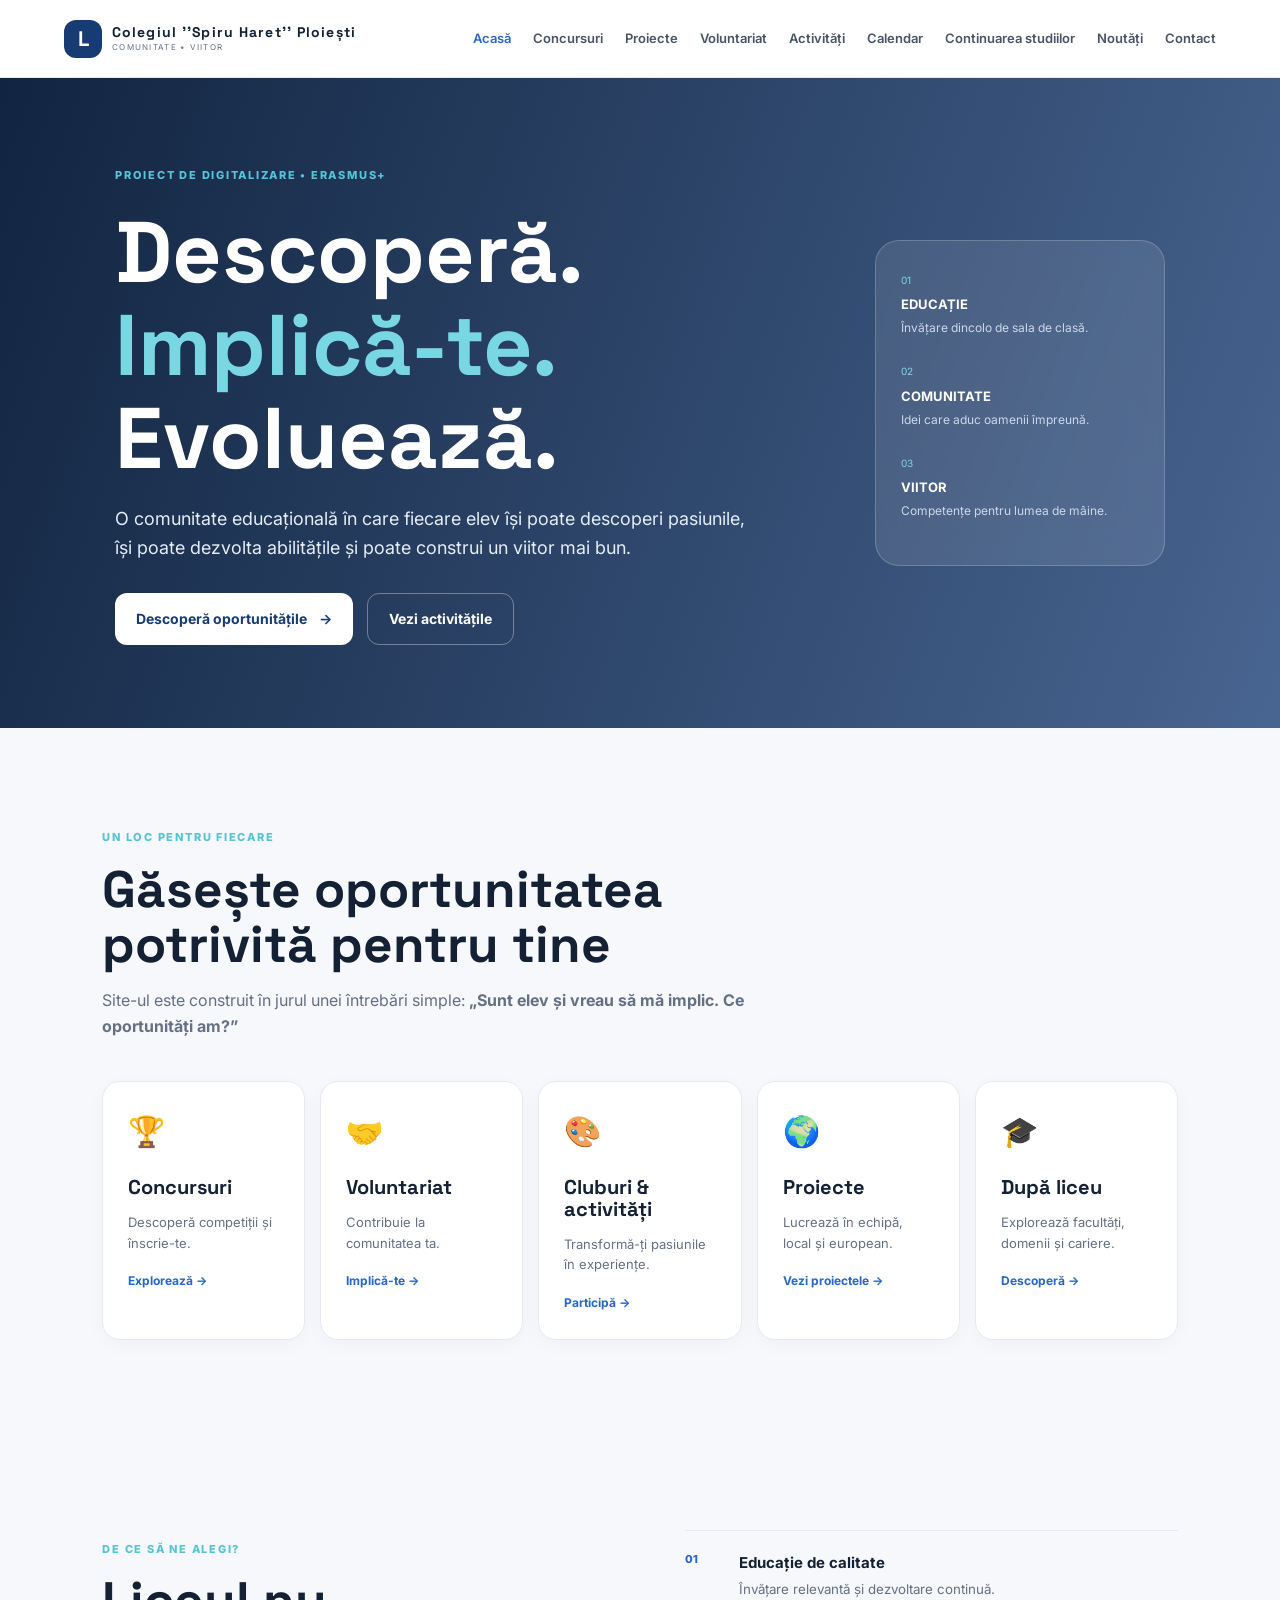
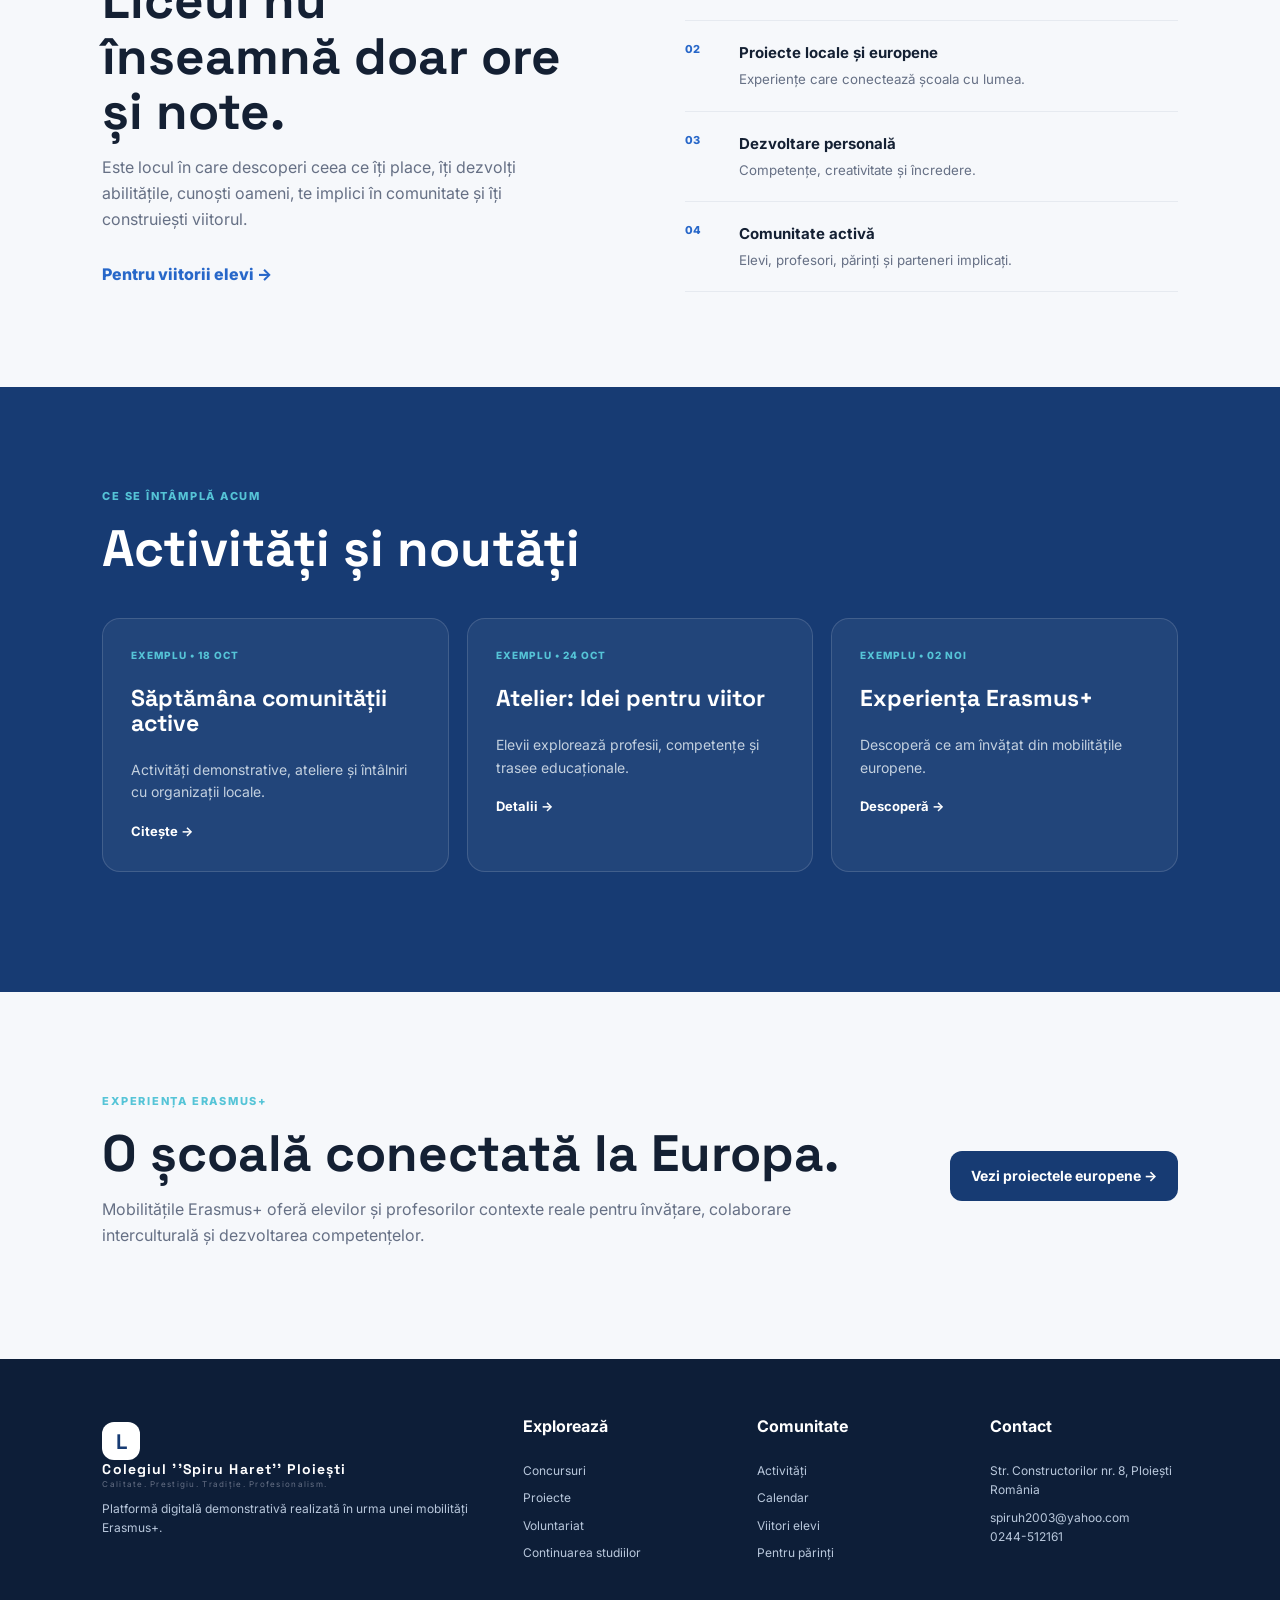
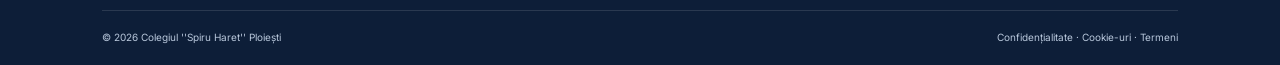
<file: index.html>
<!doctype html>
<html lang="ro">
<head>
  <meta charset="utf-8">
  <meta name="viewport" content="width=device-width, initial-scale=1">
  <meta name="description" content="Platformă digitală demonstrativă pentru un liceu din România, realizată în cadrul unui proiect Erasmus+.">
  <meta name="theme-color" content="#173b73">
  <title>Liceul nostru — Descoperă. Implică-te. Evoluează.</title>
  <link rel="preconnect" href="https://fonts.googleapis.com">
  <link rel="preconnect" href="https://fonts.gstatic.com" crossorigin>
  <link href="https://fonts.googleapis.com/css2?family=Inter:wght@400;500;600;700;800&family=Space+Grotesk:wght@500;600;700&display=swap" rel="stylesheet">
  <link rel="stylesheet" href="assets/css/style.css">
</head>
<body>
<header class="site-header">
  <a class="brand" href="index.html" aria-label="Pagina principală">
    <span class="brand-mark">L</span><span><strong>Colegiul ''Spiru Haret'' Ploiești</strong><small>COMUNITATE • VIITOR</small></span>
  </a>
  <button class="menu-toggle" aria-label="Deschide meniul" aria-expanded="false">☰</button>
  <nav class="main-nav">
    <a class="active" href="index.html">Acasă</a>
    <a href="concursuri.html">Concursuri</a>
    <a href=proiecte.html>Proiecte</a>
    <a href=voluntariat.html">Voluntariat</a>
    <a href=activitati.html>Activități</a>
    <a href=calendar.html>Calendar</a>
    <a href=studii.html>Continuarea studiilor</a>
    <a href=noutati.html>Noutăți</a>
    <a href=contact.html>Contact</a>
  </nav>
</header>

<main>
<section class="hero">
  <div class="hero-content">
    <span class="eyebrow">PROIECT DE DIGITALIZARE • ERASMUS+</span>
    <h1>Descoperă.<br><span>Implică-te.</span><br>Evoluează.</h1>
    <p>O comunitate educațională în care fiecare elev își poate descoperi pasiunile, își poate dezvolta abilitățile și poate construi un viitor mai bun.</p>
    <div class="hero-actions">
      <a class="btn btn-primary" href="#oportunitati">Descoperă oportunitățile <span>→</span></a>
      <a class="btn btn-ghost" href="activitati.html">Vezi activitățile</a>
    </div>
  </div>
  <div class="hero-card">
    <span>01</span><strong>EDUCAȚIE</strong><p>Învățare dincolo de sala de clasă.</p>
    <span>02</span><strong>COMUNITATE</strong><p>Idei care aduc oamenii împreună.</p>
    <span>03</span><strong>VIITOR</strong><p>Competențe pentru lumea de mâine.</p>
  </div>
</section>

<section class="section intro">
  <div class="section-heading">
    <span class="eyebrow">UN LOC PENTRU FIECARE</span>
    <h2>Găsește oportunitatea potrivită pentru tine</h2>
    <p>Site-ul este construit în jurul unei întrebări simple: <strong>„Sunt elev și vreau să mă implic. Ce oportunități am?”</strong></p>
  </div>
  <div class="opportunity-grid" id="oportunitati">
    <a class="op-card" href="concursuri.html"><span>🏆</span><h3>Concursuri</h3><p>Descoperă competiții și înscrie-te.</p><b>Explorează →</b></a>
    <a class="op-card" href="voluntariat.html"><span>🤝</span><h3>Voluntariat</h3><p>Contribuie la comunitatea ta.</p><b>Implică-te →</b></a>
    <a class="op-card" href="activitati.html"><span>🎨</span><h3>Cluburi & activități</h3><p>Transformă-ți pasiunile în experiențe.</p><b>Participă →</b></a>
    <a class="op-card" href="proiecte.html"><span>🌍</span><h3>Proiecte</h3><p>Lucrează în echipă, local și european.</p><b>Vezi proiectele →</b></a>
    <a class="op-card" href="studii.html"><span>🎓</span><h3>După liceu</h3><p>Explorează facultăți, domenii și cariere.</p><b>Descoperă →</b></a>
  </div>
</section>

<section class="section split">
  <div>
    <span class="eyebrow">DE CE SĂ NE ALEGI?</span>
    <h2>Liceul nu înseamnă doar ore și note.</h2>
    <p>Este locul în care descoperi ceea ce îți place, îți dezvolți abilitățile, cunoști oameni, te implici în comunitate și îți construiești viitorul.</p>
    <a class="text-link" href="viitori-elevi.html">Pentru viitorii elevi →</a>
  </div>
  <div class="feature-list">
    <div><span>01</span><b>Educație de calitate</b><small>Învățare relevantă și dezvoltare continuă.</small></div>
    <div><span>02</span><b>Proiecte locale și europene</b><small>Experiențe care conectează școala cu lumea.</small></div>
    <div><span>03</span><b>Dezvoltare personală</b><small>Competențe, creativitate și încredere.</small></div>
    <div><span>04</span><b>Comunitate activă</b><small>Elevi, profesori, părinți și parteneri implicați.</small></div>
  </div>
</section>

<section class="section dark-section">
  <div class="section-heading light">
    <span class="eyebrow">CE SE ÎNTÂMPLĂ ACUM</span><h2>Activități și noutăți</h2>
  </div>
  <div class="news-grid">
    <article class="news-card"><div class="date">EXEMPLU • 18 OCT</div><h3>Săptămâna comunității active</h3><p>Activități demonstrative, ateliere și întâlniri cu organizații locale.</p><a href="noutati.html">Citește →</a></article>
    <article class="news-card"><div class="date">EXEMPLU • 24 OCT</div><h3>Atelier: Idei pentru viitor</h3><p>Elevii explorează profesii, competențe și trasee educaționale.</p><a href="activitati.html">Detalii →</a></article>
    <article class="news-card"><div class="date">EXEMPLU • 02 NOI</div><h3>Experiența Erasmus+</h3><p>Descoperă ce am învățat din mobilitățile europene.</p><a href="proiecte.html">Descoperă →</a></article>
  </div>
  <p class="demo-note"></p>
</section>

<section class="section erasmus-banner">
  <div><span class="eyebrow">EXPERIENȚA ERASMUS+</span><h2>O școală conectată la Europa.</h2><p>Mobilitățile Erasmus+ oferă elevilor și profesorilor contexte reale pentru învățare, colaborare interculturală și dezvoltarea competențelor.</p></div>
  <a class="btn btn-primary" href="proiecte.html">Vezi proiectele europene →</a>
</section>
</main>

<footer class="footer">
  <div class="footer-top"><div><a class="brand inverse" href="index.html"><span class="brand-mark">L</span><span><strong>Colegiul ''Spiru Haret'' Ploiești</strong><small>Calitate. Prestigiu. Tradiție. Profesionalism.</small></span></a><p>Platformă digitală demonstrativă realizată în urma unei mobilități Erasmus+.</p></div>
  <div><h4>Explorează</h4><a href="concursuri.html">Concursuri</a><a href="proiecte.html">Proiecte</a><a href="voluntariat.html">Voluntariat</a><a href="studii.html">Continuarea studiilor</a></div>
  <div><h4>Comunitate</h4><a href="activitati.html">Activități</a><a href="calendar.html">Calendar</a><a href="viitori-elevi.html">Viitori elevi</a><a href="parinti.html">Pentru părinți</a></div>
  <div><h4>Contact</h4><p>Str. Constructorilor nr. 8, Ploiești<br>România</p><p>spiruh2003@yahoo.com<br>0244-512161</p></div></div>
  <div class="footer-bottom"><span>© 2026 Colegiul ''Spiru Haret'' Ploiești</span><span><a href="legale.html">Confidențialitate</a> · <a href="legale.html">Cookie-uri</a> · <a href="legale.html">Termeni</a></span></div>
</footer>
<script src="assets/js/app.js"></script>
</body>
</html>
</file>
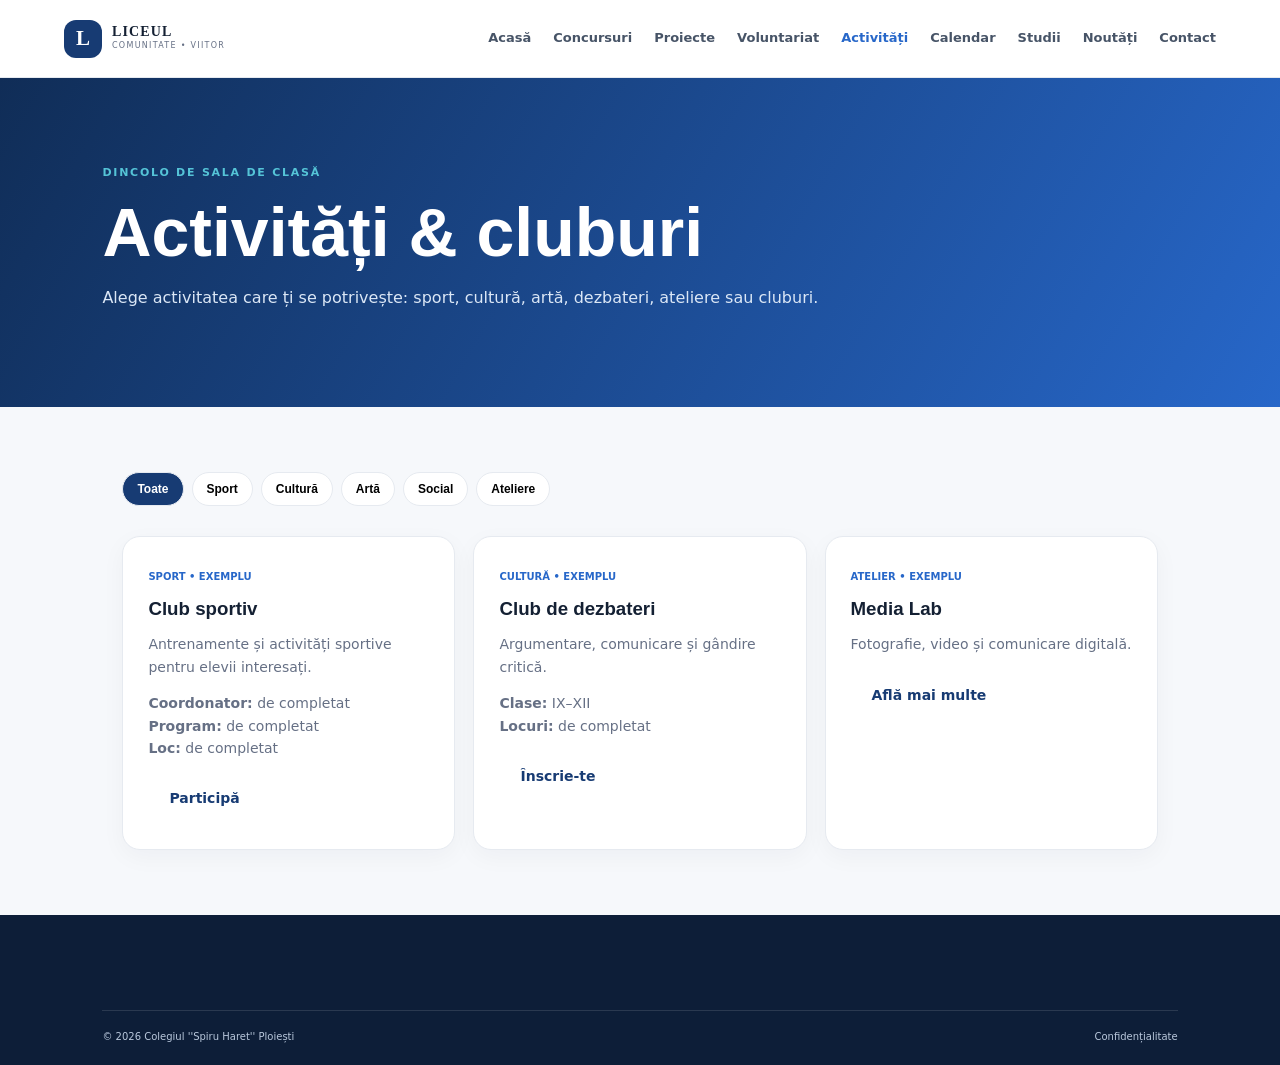
<file: activitati.html>
<!doctype html><html lang="ro"><head><meta charset="utf-8"><meta name="viewport" content="width=device-width,initial-scale=1"><title>Activități — Colegiul ''Spiru Haret'' Ploiești</title><link rel="stylesheet" href="assets/css/style.css"></head><body>
<header class="site-header"><a class="brand" href="index.html"><span class="brand-mark">L</span><span><strong>LICEUL</strong><small>COMUNITATE • VIITOR</small></span></a><button class="menu-toggle">☰</button><nav class="main-nav"><a href="index.html">Acasă</a><a href="concursuri.html">Concursuri</a><a href="proiecte.html">Proiecte</a><a href="voluntariat.html">Voluntariat</a><a class="active" href="activitati.html">Activități</a><a href="calendar.html">Calendar</a><a href="studii.html">Studii</a><a href="noutati.html">Noutăți</a><a href="contact.html">Contact</a></nav></header>
<section class="page-hero"><span class="eyebrow">DINCOLO DE SALA DE CLASĂ</span><h1>Activități & cluburi</h1><p>Alege activitatea care ți se potrivește: sport, cultură, artă, dezbateri, ateliere sau cluburi.</p></section>
<main class="content"><div class="filters"><button class="filter active" data-filter="all">Toate</button><button class="filter" data-filter="sport">Sport</button><button class="filter" data-filter="cultura">Cultură</button><button class="filter" data-filter="arta">Artă</button><button class="filter" data-filter="social">Social</button><button class="filter" data-filter="atelier">Ateliere</button></div><div class="cards">
<article class="card" data-category="sport"><span class="tag">Sport • exemplu</span><h3>Club sportiv</h3><p>Antrenamente și activități sportive pentru elevii interesați.</p><p><b>Coordonator:</b> de completat<br><b>Program:</b> de completat<br><b>Loc:</b> de completat</p><a class="btn btn-primary" href="contact.html">Participă</a></article>
<article class="card" data-category="cultura"><span class="tag">Cultură • exemplu</span><h3>Club de dezbateri</h3><p>Argumentare, comunicare și gândire critică.</p><p><b>Clase:</b> IX–XII<br><b>Locuri:</b> de completat</p><a class="btn btn-primary" href="contact.html">Înscrie-te</a></article>
<article class="card" data-category="atelier"><span class="tag">Atelier • exemplu</span><h3>Media Lab</h3><p>Fotografie, video și comunicare digitală.</p><a class="btn btn-primary" href="contact.html">Află mai multe</a></article>
</div></main><footer class="footer"><div class="footer-bottom"><span>© 2026  Colegiul ''Spiru Haret'' Ploiești </span><span><a href="legale.html">Confidențialitate</a></span></div></footer><script src="assets/js/app.js"></script></body></html>
</file>
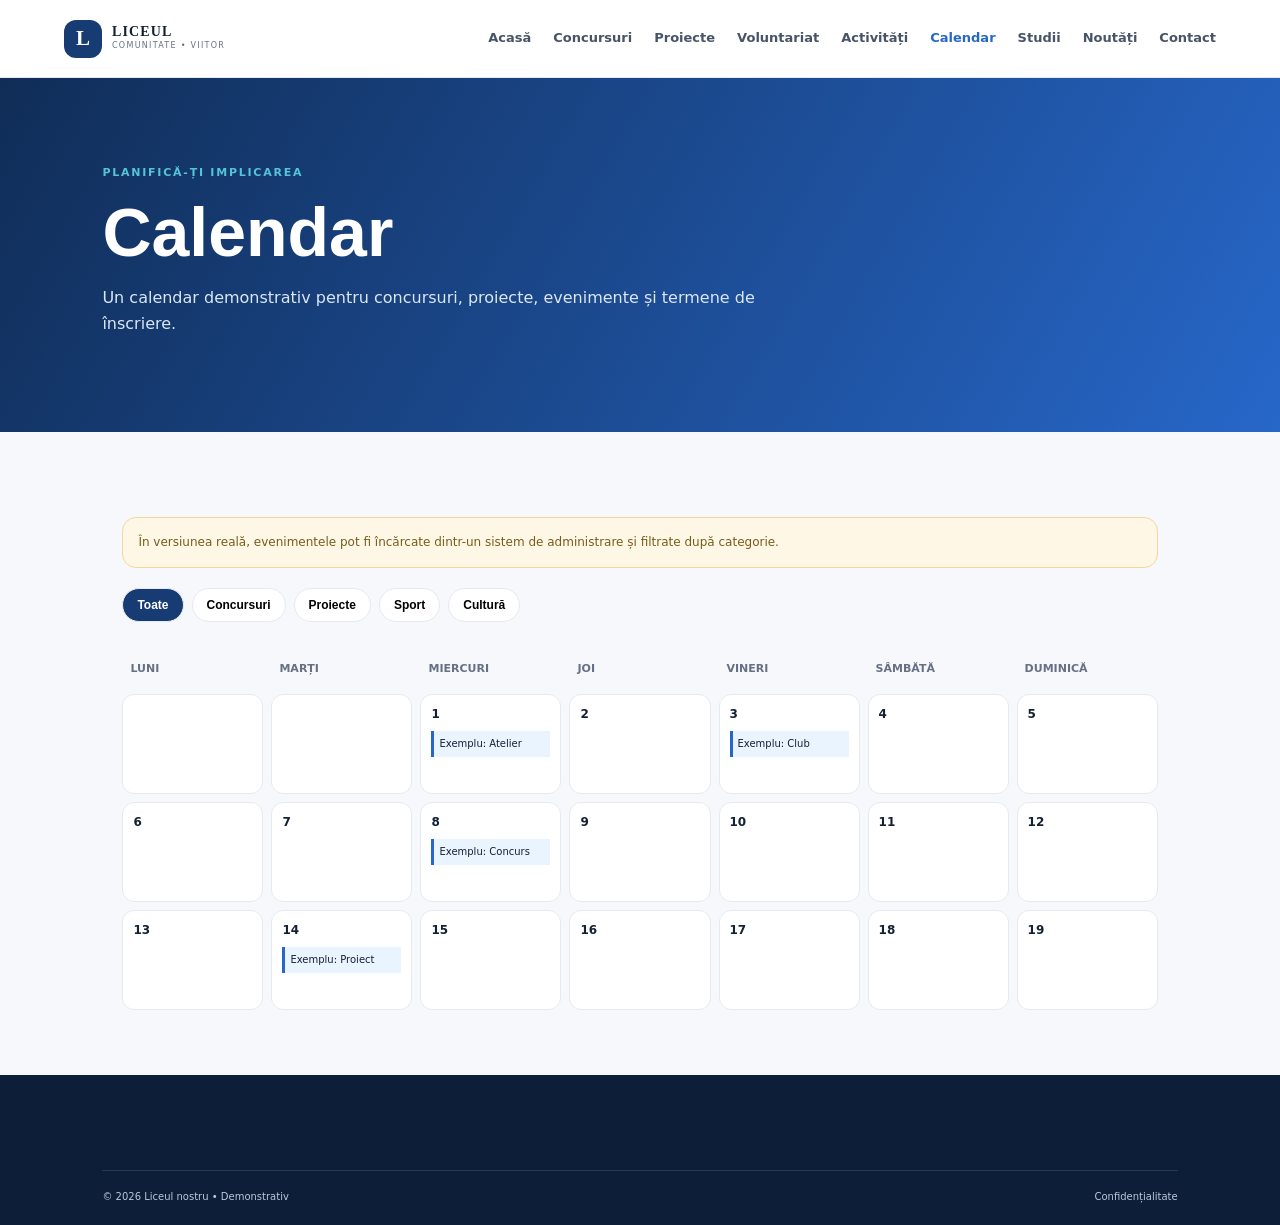
<file: calendar.html>
<!doctype html><html lang="ro"><head><meta charset="utf-8"><meta name="viewport" content="width=device-width,initial-scale=1"><title>Calendar — Liceul nostru</title><link rel="stylesheet" href="assets/css/style.css"></head><body>
<header class="site-header"><a class="brand" href="index.html"><span class="brand-mark">L</span><span><strong>LICEUL</strong><small>COMUNITATE • VIITOR</small></span></a><button class="menu-toggle">☰</button><nav class="main-nav"><a href="index.html">Acasă</a><a href="concursuri.html">Concursuri</a><a href="proiecte.html">Proiecte</a><a href="voluntariat.html">Voluntariat</a><a href="activitati.html">Activități</a><a class="active" href="calendar.html">Calendar</a><a href="studii.html">Studii</a><a href="noutati.html">Noutăți</a><a href="contact.html">Contact</a></nav></header>
<section class="page-hero"><span class="eyebrow">PLANIFICĂ-ȚI IMPLICAREA</span><h1>Calendar</h1><p>Un calendar demonstrativ pentru concursuri, proiecte, evenimente și termene de înscriere.</p></section>
<main class="content"><div class="demo">În versiunea reală, evenimentele pot fi încărcate dintr-un sistem de administrare și filtrate după categorie.</div><div class="filters"><button class="filter active">Toate</button><button class="filter">Concursuri</button><button class="filter">Proiecte</button><button class="filter">Sport</button><button class="filter">Cultură</button></div><div class="calendar"><div class="cal-head">LUNI</div><div class="cal-head">MARȚI</div><div class="cal-head">MIERCURI</div><div class="cal-head">JOI</div><div class="cal-head">VINERI</div><div class="cal-head">SÂMBĂTĂ</div><div class="cal-head">DUMINICĂ</div>
<div class="day"></div><div class="day"></div><div class="day"><b>1</b><div class="event">Exemplu: Atelier</div></div><div class="day"><b>2</b></div><div class="day"><b>3</b><div class="event">Exemplu: Club</div></div><div class="day"><b>4</b></div><div class="day"><b>5</b></div>
<div class="day"><b>6</b></div><div class="day"><b>7</b></div><div class="day"><b>8</b><div class="event">Exemplu: Concurs</div></div><div class="day"><b>9</b></div><div class="day"><b>10</b></div><div class="day"><b>11</b></div><div class="day"><b>12</b></div>
<div class="day"><b>13</b></div><div class="day"><b>14</b><div class="event">Exemplu: Proiect</div></div><div class="day"><b>15</b></div><div class="day"><b>16</b></div><div class="day"><b>17</b></div><div class="day"><b>18</b></div><div class="day"><b>19</b></div></div></main><footer class="footer"><div class="footer-bottom"><span>© 2026 Liceul nostru • Demonstrativ</span><span><a href="legale.html">Confidențialitate</a></span></div></footer><script src="assets/js/app.js"></script></body></html>
</file>
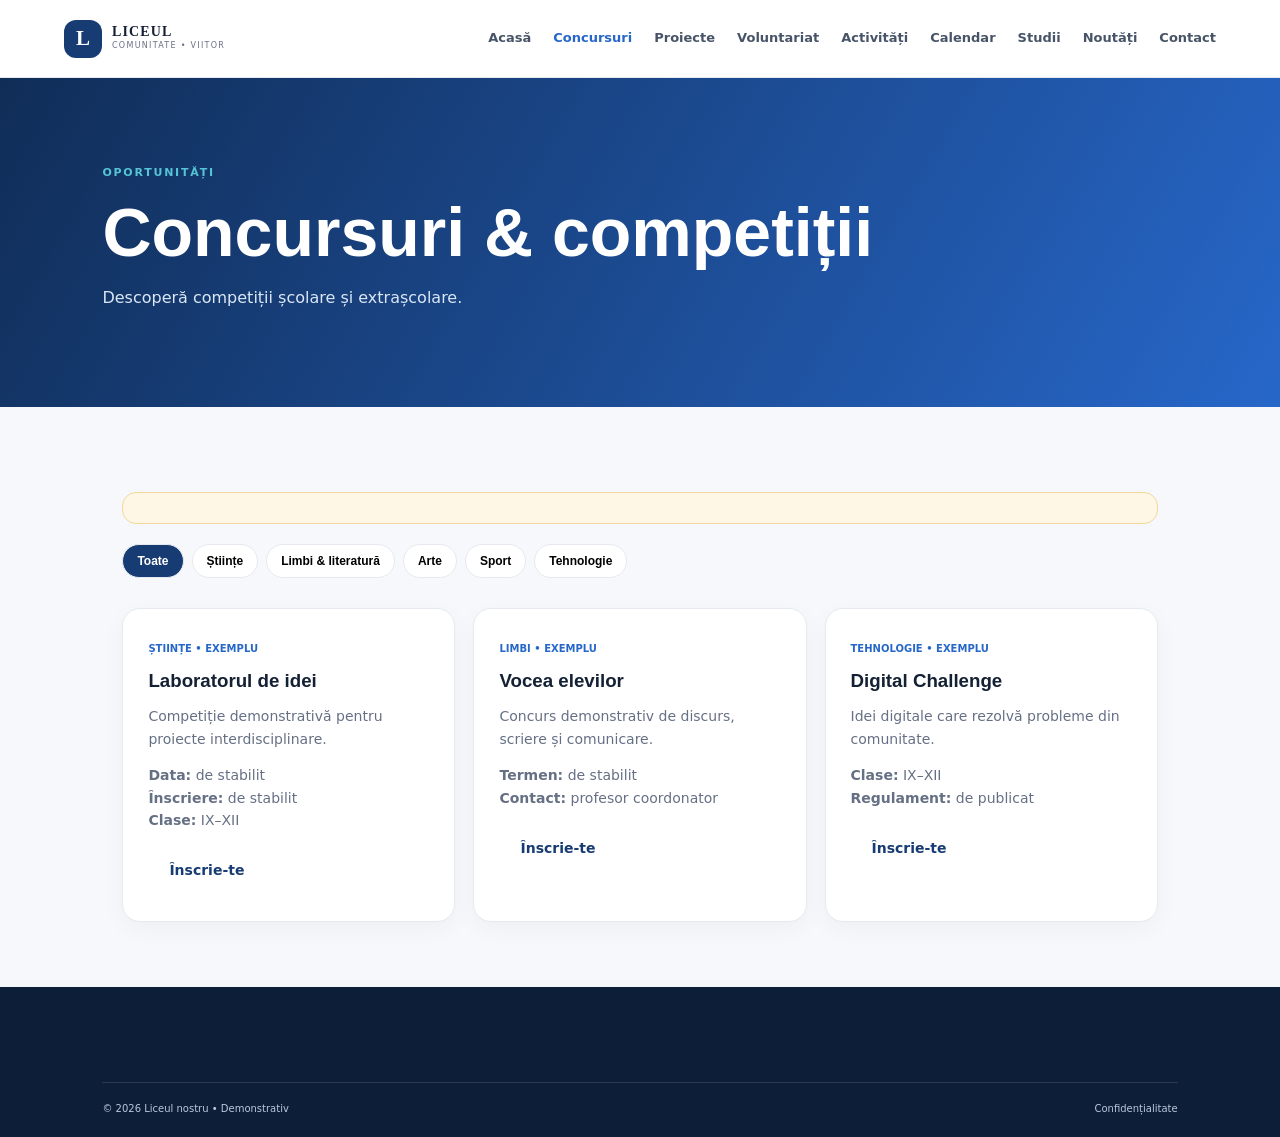
<file: concursuri.html>
<!doctype html><html lang="ro"><head><meta charset="utf-8"><meta name="viewport" content="width=device-width,initial-scale=1"><title>Concursuri — Liceul nostru</title><link rel="stylesheet" href="assets/css/style.css"></head><body>
<header class="site-header"><a class="brand" href="index.html"><span class="brand-mark">L</span><span><strong>LICEUL</strong><small>COMUNITATE • VIITOR</small></span></a><button class="menu-toggle">☰</button><nav class="main-nav"><a href="index.html">Acasă</a><a class="active" href="concursuri.html">Concursuri</a><a href="proiecte.html">Proiecte</a><a href="voluntariat.html">Voluntariat</a><a href="activitati.html">Activități</a><a href="calendar.html">Calendar</a><a href="studii.html">Studii</a><a href="noutati.html">Noutăți</a><a href="contact.html">Contact</a></nav></header>
<section class="page-hero"><span class="eyebrow">OPORTUNITĂȚI</span><h1>Concursuri & competiții</h1><p>Descoperă competiții școlare și extrașcolare.</p></section>
<main class="content"><div class="demo"></div><div class="filters"><button class="filter active" data-filter="all">Toate</button><button class="filter" data-filter="stiinte">Științe</button><button class="filter" data-filter="limbi">Limbi & literatură</button><button class="filter" data-filter="arte">Arte</button><button class="filter" data-filter="sport">Sport</button><button class="filter" data-filter="tehnologie">Tehnologie</button></div><div class="cards">
<article class="card" data-category="stiinte"><span class="tag">Științe • exemplu</span><h3>Laboratorul de idei</h3><p>Competiție demonstrativă pentru proiecte interdisciplinare.</p><p><b>Data:</b> de stabilit<br><b>Înscriere:</b> de stabilit<br><b>Clase:</b> IX–XII</p><a class="btn btn-primary" href="contact.html">Înscrie-te</a></article>
<article class="card" data-category="limbi"><span class="tag">Limbi • exemplu</span><h3>Vocea elevilor</h3><p>Concurs demonstrativ de discurs, scriere și comunicare.</p><p><b>Termen:</b> de stabilit<br><b>Contact:</b> profesor coordonator</p><a class="btn btn-primary" href="contact.html">Înscrie-te</a></article>
<article class="card" data-category="tehnologie"><span class="tag">Tehnologie • exemplu</span><h3>Digital Challenge</h3><p>Idei digitale care rezolvă probleme din comunitate.</p><p><b>Clase:</b> IX–XII<br><b>Regulament:</b> de publicat</p><a class="btn btn-primary" href="contact.html">Înscrie-te</a></article>
</div></main><footer class="footer"><div class="footer-bottom"><span>© 2026 Liceul nostru • Demonstrativ</span><span><a href="legale.html">Confidențialitate</a></span></div></footer><script src="assets/js/app.js"></script></body></html>
</file>
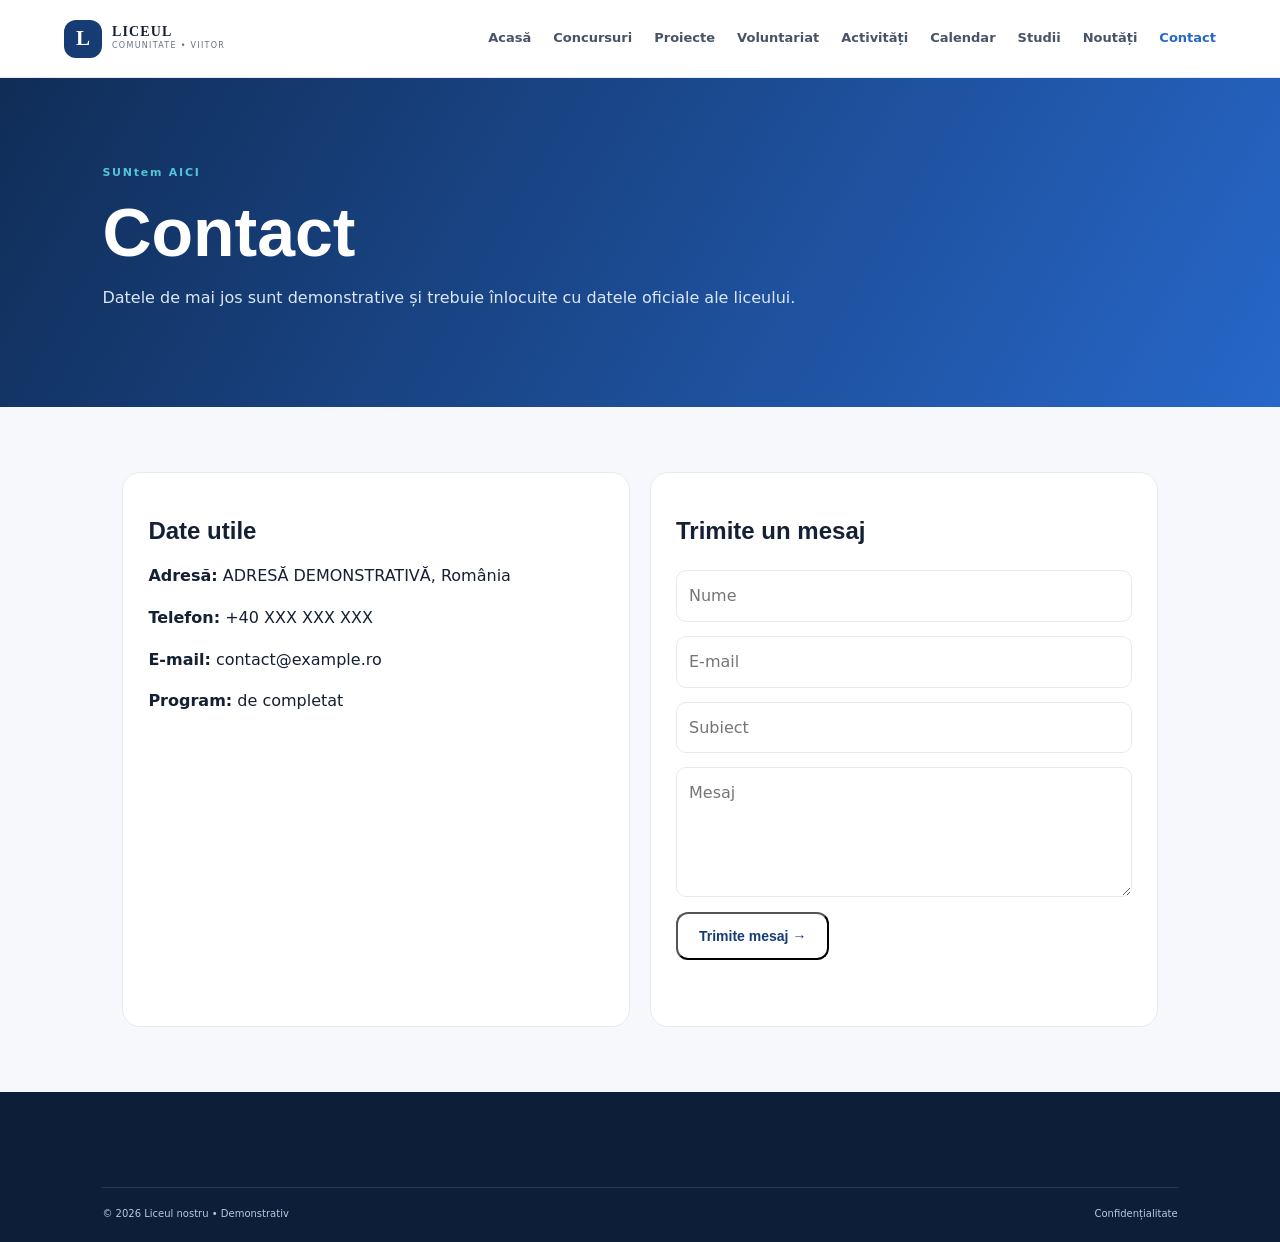
<file: contact.html>
<!doctype html><html lang="ro"><head><meta charset="utf-8"><meta name="viewport" content="width=device-width,initial-scale=1"><title>Contact — Liceul nostru</title><link rel="stylesheet" href="assets/css/style.css"></head><body>
<header class="site-header"><a class="brand" href="index.html"><span class="brand-mark">L</span><span><strong>LICEUL</strong><small>COMUNITATE • VIITOR</small></span></a><button class="menu-toggle">☰</button><nav class="main-nav"><a href="index.html">Acasă</a><a href="concursuri.html">Concursuri</a><a href="proiecte.html">Proiecte</a><a href="voluntariat.html">Voluntariat</a><a href="activitati.html">Activități</a><a href="calendar.html">Calendar</a><a href="studii.html">Studii</a><a href="noutati.html">Noutăți</a><a class="active" href="contact.html">Contact</a></nav></header>
<section class="page-hero"><span class="eyebrow">SUNtem AICI</span><h1>Contact</h1><p>Datele de mai jos sunt demonstrative și trebuie înlocuite cu datele oficiale ale liceului.</p></section><main class="content"><div class="contact-grid"><div class="contact-box"><h2>Date utile</h2><p><b>Adresă:</b> ADRESĂ DEMONSTRATIVĂ, România</p><p><b>Telefon:</b> +40 XXX XXX XXX</p><p><b>E-mail:</b> contact@example.ro</p><p><b>Program:</b> de completat</p><div style="margin-top:20px;border-radius:15px;overflow:hidden"><iframe title="Hartă demonstrativă" src="https://www.openstreetmap.org/export/embed.html?bbox=25.99%2C44.93%2C26.05%2C44.97&layer=mapnik" style="width:100%;height:260px;border:0"></iframe></div></div><div class="contact-box"><h2>Trimite un mesaj</h2><form><input required placeholder="Nume"><input required type="email" placeholder="E-mail"><input placeholder="Subiect"><textarea required placeholder="Mesaj"></textarea><button class="btn btn-primary" type="submit">Trimite mesaj →</button><p id="form-message" class="demo" hidden></p></form></div></div></main><footer class="footer"><div class="footer-bottom"><span>© 2026 Liceul nostru • Demonstrativ</span><span><a href="legale.html">Confidențialitate</a></span></div></footer><script src="assets/js/app.js"></script></body></html>
</file>
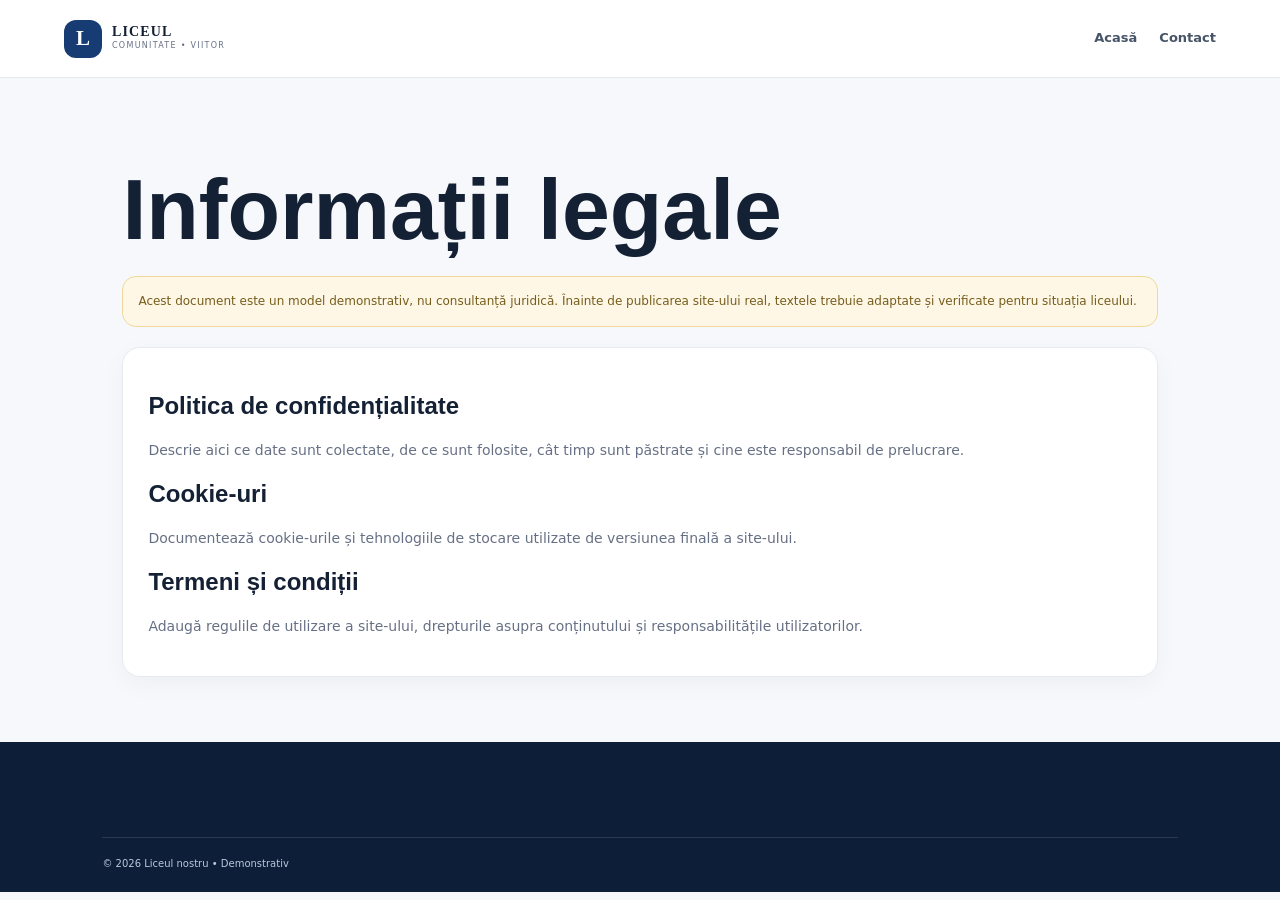
<file: legale.html>
<!doctype html><html lang="ro"><head><meta charset="utf-8"><meta name="viewport" content="width=device-width,initial-scale=1"><title>Informații legale — Liceul nostru</title><link rel="stylesheet" href="assets/css/style.css"></head><body>
<header class="site-header"><a class="brand" href="index.html"><span class="brand-mark">L</span><span><strong>LICEUL</strong><small>COMUNITATE • VIITOR</small></span></a><nav class="main-nav"><a href="index.html">Acasă</a><a href="contact.html">Contact</a></nav></header>
<main class="content"><h1>Informații legale</h1><div class="demo">Acest document este un model demonstrativ, nu consultanță juridică. Înainte de publicarea site-ului real, textele trebuie adaptate și verificate pentru situația liceului.</div><div class="card"><h2>Politica de confidențialitate</h2><p>Descrie aici ce date sunt colectate, de ce sunt folosite, cât timp sunt păstrate și cine este responsabil de prelucrare.</p><h2>Cookie-uri</h2><p>Documentează cookie-urile și tehnologiile de stocare utilizate de versiunea finală a site-ului.</p><h2>Termeni și condiții</h2><p>Adaugă regulile de utilizare a site-ului, drepturile asupra conținutului și responsabilitățile utilizatorilor.</p></div></main><footer class="footer"><div class="footer-bottom"><span>© 2026 Liceul nostru • Demonstrativ</span></div></footer></body></html>
</file>
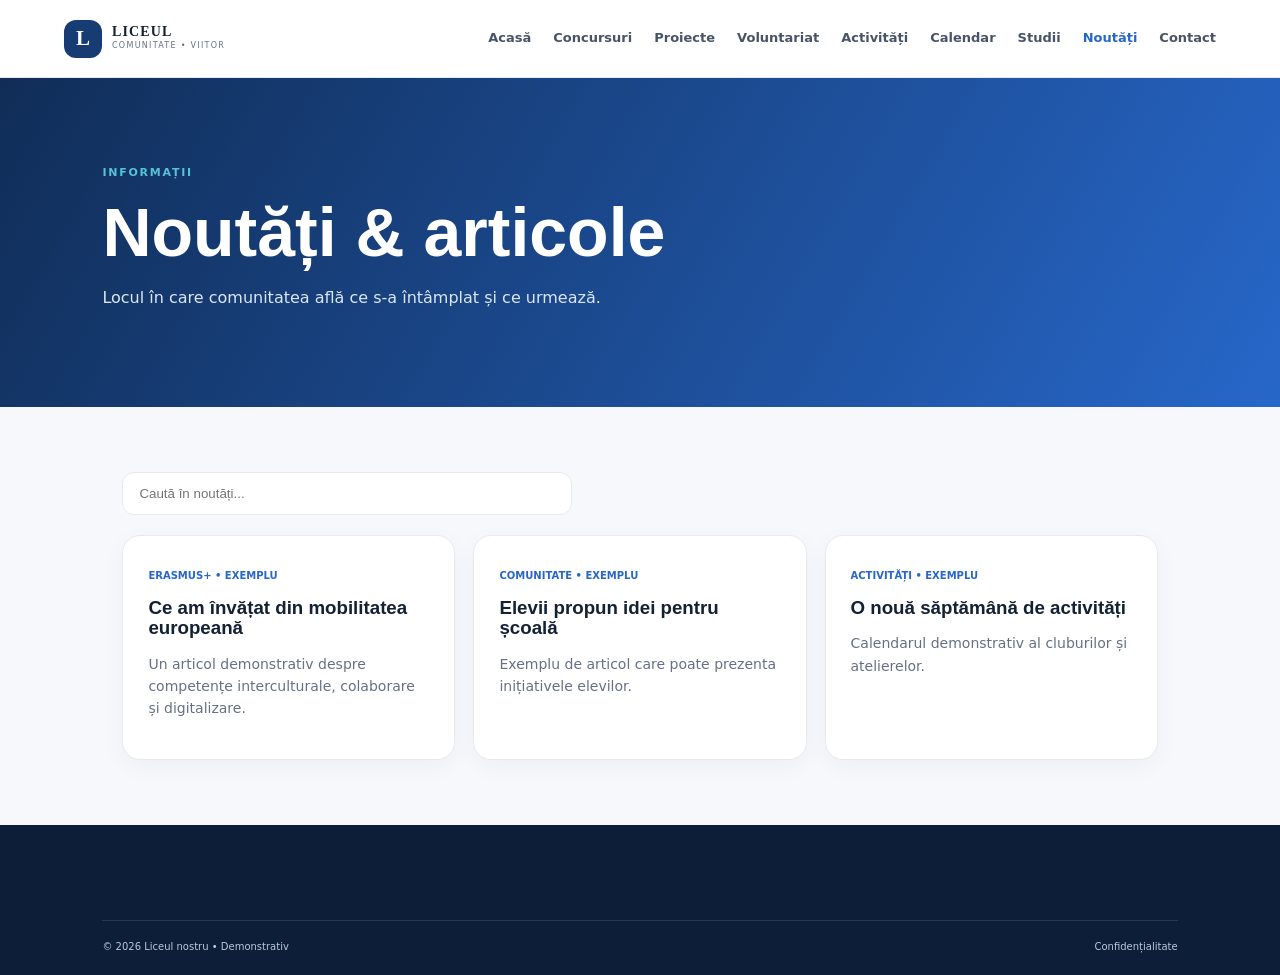
<file: noutati.html>
<!doctype html><html lang="ro"><head><meta charset="utf-8"><meta name="viewport" content="width=device-width,initial-scale=1"><title>Noutăți — Liceul nostru</title><link rel="stylesheet" href="assets/css/style.css"></head><body>
<header class="site-header"><a class="brand" href="index.html"><span class="brand-mark">L</span><span><strong>LICEUL</strong><small>COMUNITATE • VIITOR</small></span></a><button class="menu-toggle">☰</button><nav class="main-nav"><a href="index.html">Acasă</a><a href="concursuri.html">Concursuri</a><a href="proiecte.html">Proiecte</a><a href="voluntariat.html">Voluntariat</a><a href="activitati.html">Activități</a><a href="calendar.html">Calendar</a><a href="studii.html">Studii</a><a class="active" href="noutati.html">Noutăți</a><a href="contact.html">Contact</a></nav></header>
<section class="page-hero"><span class="eyebrow">INFORMAȚII</span><h1>Noutăți & articole</h1><p>Locul în care comunitatea află ce s-a întâmplat și ce urmează.</p></section><main class="content"><input class="search" placeholder="Caută în noutăți..." aria-label="Caută în noutăți"><div class="cards"><article class="card"><span class="tag">Erasmus+ • exemplu</span><h3>Ce am învățat din mobilitatea europeană</h3><p>Un articol demonstrativ despre competențe interculturale, colaborare și digitalizare.</p></article><article class="card"><span class="tag">Comunitate • exemplu</span><h3>Elevii propun idei pentru școală</h3><p>Exemplu de articol care poate prezenta inițiativele elevilor.</p></article><article class="card"><span class="tag">Activități • exemplu</span><h3>O nouă săptămână de activități</h3><p>Calendarul demonstrativ al cluburilor și atelierelor.</p></article></div></main><footer class="footer"><div class="footer-bottom"><span>© 2026 Liceul nostru • Demonstrativ</span><span><a href="legale.html">Confidențialitate</a></span></div></footer><script src="assets/js/app.js"></script></body></html>
</file>
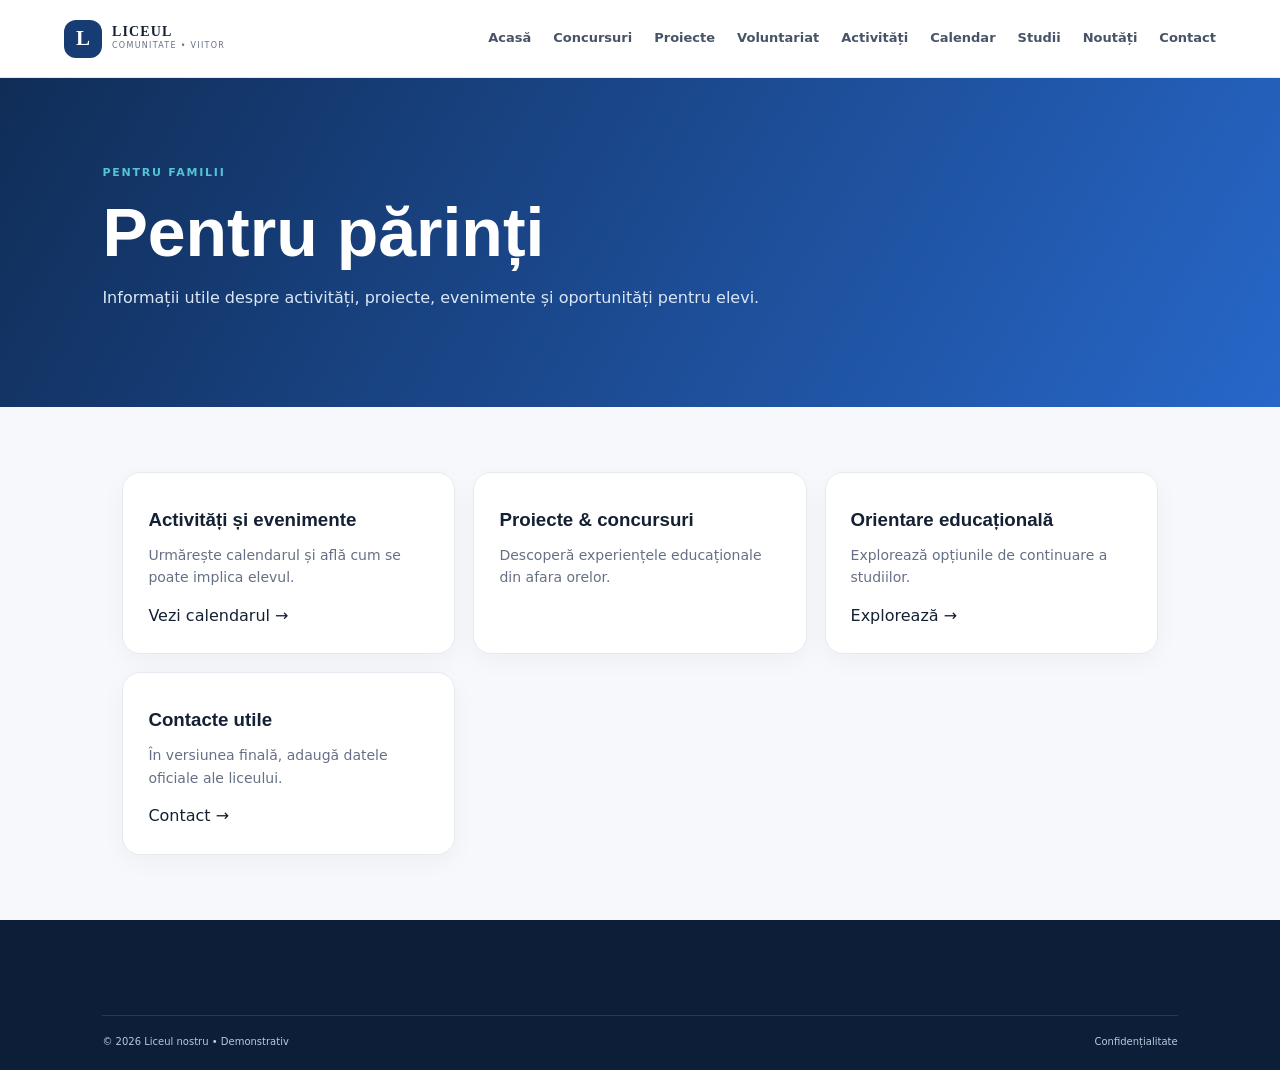
<file: parinti.html>
<!doctype html><html lang="ro"><head><meta charset="utf-8"><meta name="viewport" content="width=device-width,initial-scale=1"><title>Pentru părinți</title><link rel="stylesheet" href="assets/css/style.css"></head><body>
<header class="site-header"><a class="brand" href="index.html"><span class="brand-mark">L</span><span><strong>LICEUL</strong><small>COMUNITATE • VIITOR</small></span></a><button class="menu-toggle">☰</button><nav class="main-nav"><a href="index.html">Acasă</a><a href="concursuri.html">Concursuri</a><a href="proiecte.html">Proiecte</a><a href="voluntariat.html">Voluntariat</a><a href="activitati.html">Activități</a><a href="calendar.html">Calendar</a><a href="studii.html">Studii</a><a href="noutati.html">Noutăți</a><a href="contact.html">Contact</a></nav></header>
<section class="page-hero"><span class="eyebrow">PENTRU FAMILII</span><h1>Pentru părinți</h1><p>Informații utile despre activități, proiecte, evenimente și oportunități pentru elevi.</p></section><main class="content"><div class="cards"><div class="card"><h3>Activități și evenimente</h3><p>Urmărește calendarul și află cum se poate implica elevul.</p><a href="calendar.html">Vezi calendarul →</a></div><div class="card"><h3>Proiecte & concursuri</h3><p>Descoperă experiențele educaționale din afara orelor.</p></div><div class="card"><h3>Orientare educațională</h3><p>Explorează opțiunile de continuare a studiilor.</p><a href="studii.html">Explorează →</a></div><div class="card"><h3>Contacte utile</h3><p>În versiunea finală, adaugă datele oficiale ale liceului.</p><a href="contact.html">Contact →</a></div></div></main><footer class="footer"><div class="footer-bottom"><span>© 2026 Liceul nostru • Demonstrativ</span><span><a href="legale.html">Confidențialitate</a></span></div></footer><script src="assets/js/app.js"></script></body></html>
</file>
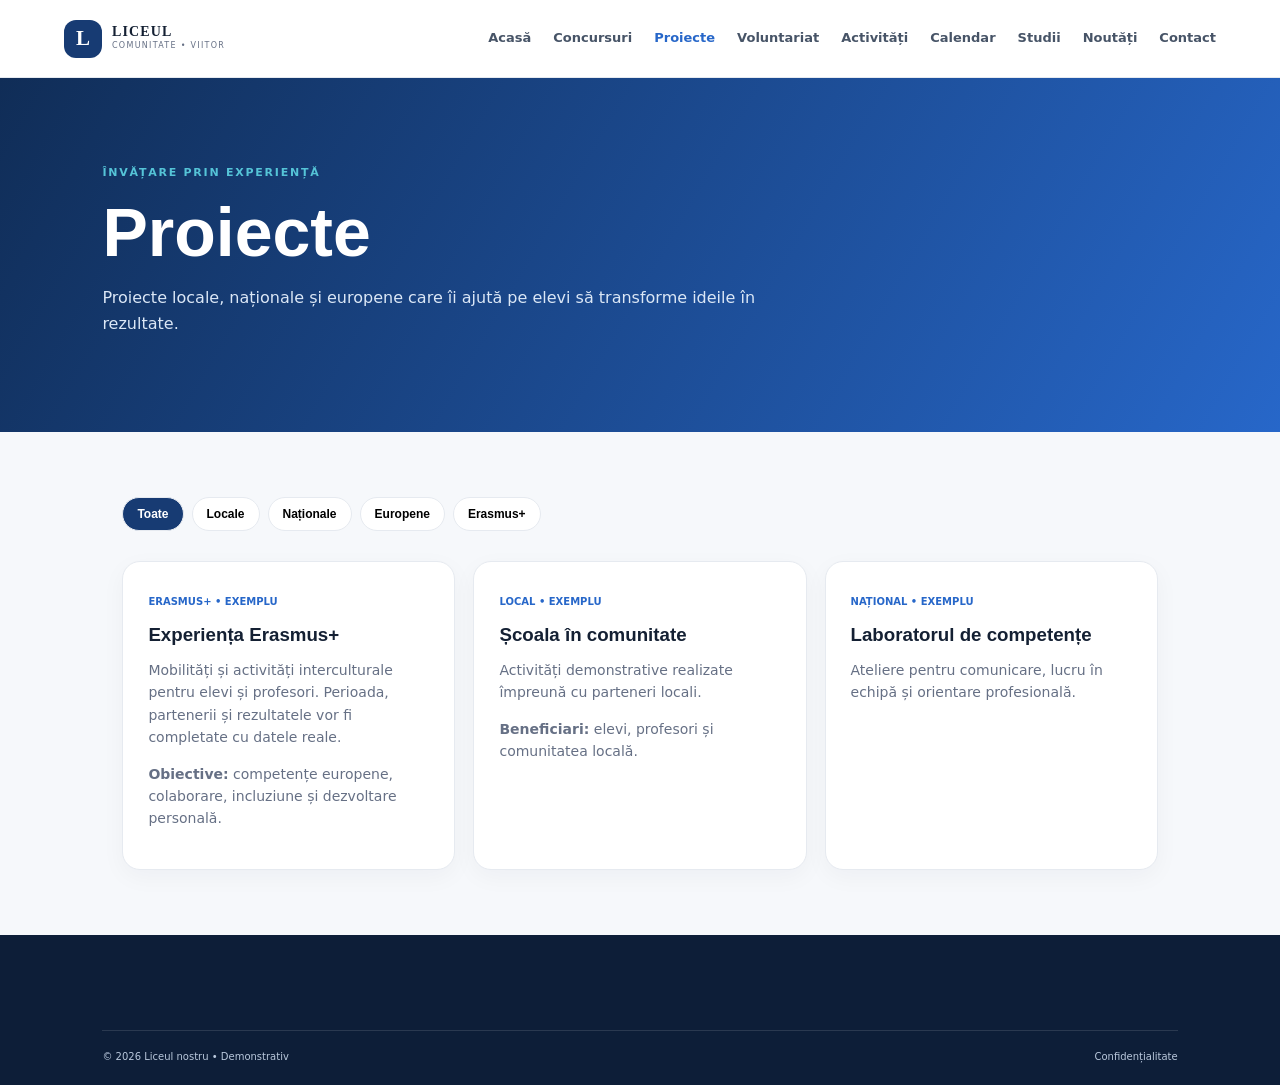
<file: proiecte.html>
<!doctype html><html lang="ro"><head><meta charset="utf-8"><meta name="viewport" content="width=device-width,initial-scale=1"><title>Proiecte — Liceul nostru</title><link rel="stylesheet" href="assets/css/style.css"></head><body>
<header class="site-header"><a class="brand" href="index.html"><span class="brand-mark">L</span><span><strong>LICEUL</strong><small>COMUNITATE • VIITOR</small></span></a><button class="menu-toggle">☰</button><nav class="main-nav"><a href="index.html">Acasă</a><a href="concursuri.html">Concursuri</a><a class="active" href="proiecte.html">Proiecte</a><a href="voluntariat.html">Voluntariat</a><a href="activitati.html">Activități</a><a href="calendar.html">Calendar</a><a href="studii.html">Studii</a><a href="noutati.html">Noutăți</a><a href="contact.html">Contact</a></nav></header>
<section class="page-hero"><span class="eyebrow">ÎNVĂȚARE PRIN EXPERIENȚĂ</span><h1>Proiecte</h1><p>Proiecte locale, naționale și europene care îi ajută pe elevi să transforme ideile în rezultate.</p></section>
<main class="content"><div class="filters"><button class="filter active" data-filter="all">Toate</button><button class="filter" data-filter="local">Locale</button><button class="filter" data-filter="national">Naționale</button><button class="filter" data-filter="europe">Europene</button><button class="filter" data-filter="erasmus">Erasmus+</button></div><div class="cards">
<article class="card" data-category="erasmus"><span class="tag">Erasmus+ • exemplu</span><h3>Experiența Erasmus+</h3><p>Mobilități și activități interculturale pentru elevi și profesori. Perioada, partenerii și rezultatele vor fi completate cu datele reale.</p><p><b>Obiective:</b> competențe europene, colaborare, incluziune și dezvoltare personală.</p></article>
<article class="card" data-category="local"><span class="tag">Local • exemplu</span><h3>Școala în comunitate</h3><p>Activități demonstrative realizate împreună cu parteneri locali.</p><p><b>Beneficiari:</b> elevi, profesori și comunitatea locală.</p></article>
<article class="card" data-category="national"><span class="tag">Național • exemplu</span><h3>Laboratorul de competențe</h3><p>Ateliere pentru comunicare, lucru în echipă și orientare profesională.</p></article>
</div></main><footer class="footer"><div class="footer-bottom"><span>© 2026 Liceul nostru • Demonstrativ</span><span><a href="legale.html">Confidențialitate</a></span></div></footer><script src="assets/js/app.js"></script></body></html>
</file>
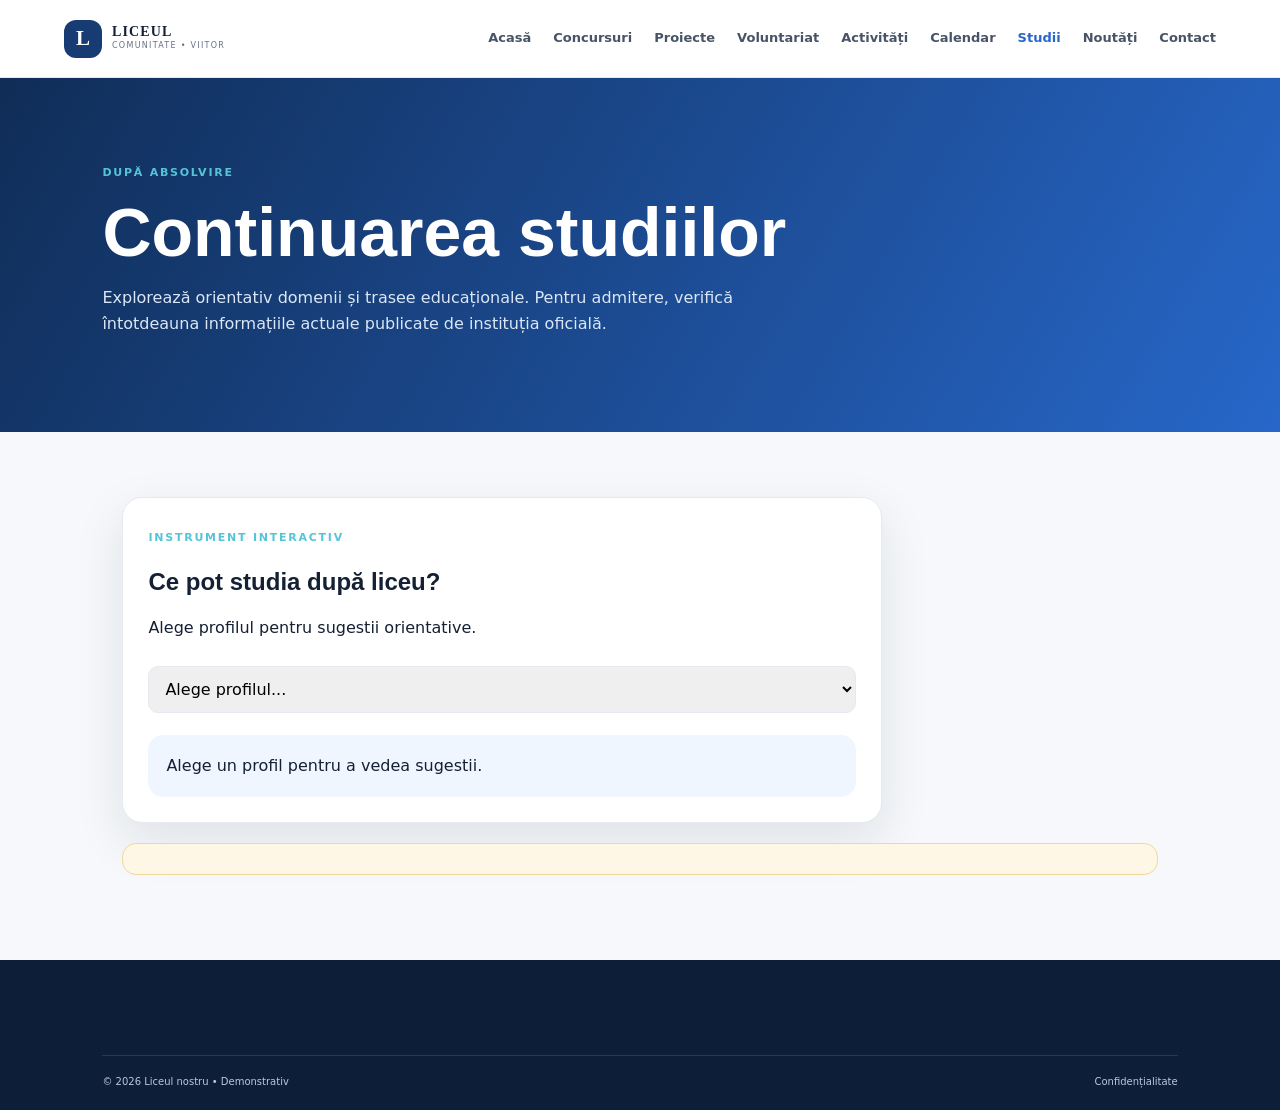
<file: studii.html>
<!doctype html><html lang="ro"><head><meta charset="utf-8"><meta name="viewport" content="width=device-width,initial-scale=1"><title>Continuarea studiilor — Liceul nostru</title><link rel="stylesheet" href="assets/css/style.css"></head><body>
<header class="site-header"><a class="brand" href="index.html"><span class="brand-mark">L</span><span><strong>LICEUL</strong><small>COMUNITATE • VIITOR</small></span></a><button class="menu-toggle">☰</button><nav class="main-nav"><a href="index.html">Acasă</a><a href="concursuri.html">Concursuri</a><a href="proiecte.html">Proiecte</a><a href="voluntariat.html">Voluntariat</a><a href="activitati.html">Activități</a><a href="calendar.html">Calendar</a><a class="active" href="studii.html">Studii</a><a href="noutati.html">Noutăți</a><a href="contact.html">Contact</a></nav></header>
<section class="page-hero"><span class="eyebrow">DUPĂ ABSOLVIRE</span><h1>Continuarea studiilor</h1><p>Explorează orientativ domenii și trasee educaționale. Pentru admitere, verifică întotdeauna informațiile actuale publicate de instituția oficială.</p></section>
<main class="content"><div class="toolbox"><span class="eyebrow">INSTRUMENT INTERACTIV</span><h2>Ce pot studia după liceu?</h2><p>Alege profilul pentru sugestii orientative.</p><select id="study-profile"><option value="">Alege profilul...</option><option value="mate">Matematică-informatică</option><option value="bio">Științe ale naturii</option><option value="social">Științe sociale</option><option value="filo">Filologie</option><option value="economic">Economic</option><option value="tehnic">Tehnic</option></select><div class="result" id="study-result">Alege un profil pentru a vedea sugestii.</div></div><div class="demo"></div></main><footer class="footer"><div class="footer-bottom"><span>© 2026 Liceul nostru • Demonstrativ</span><span><a href="legale.html">Confidențialitate</a></span></div></footer><script src="assets/js/app.js"></script></body></html>
</file>
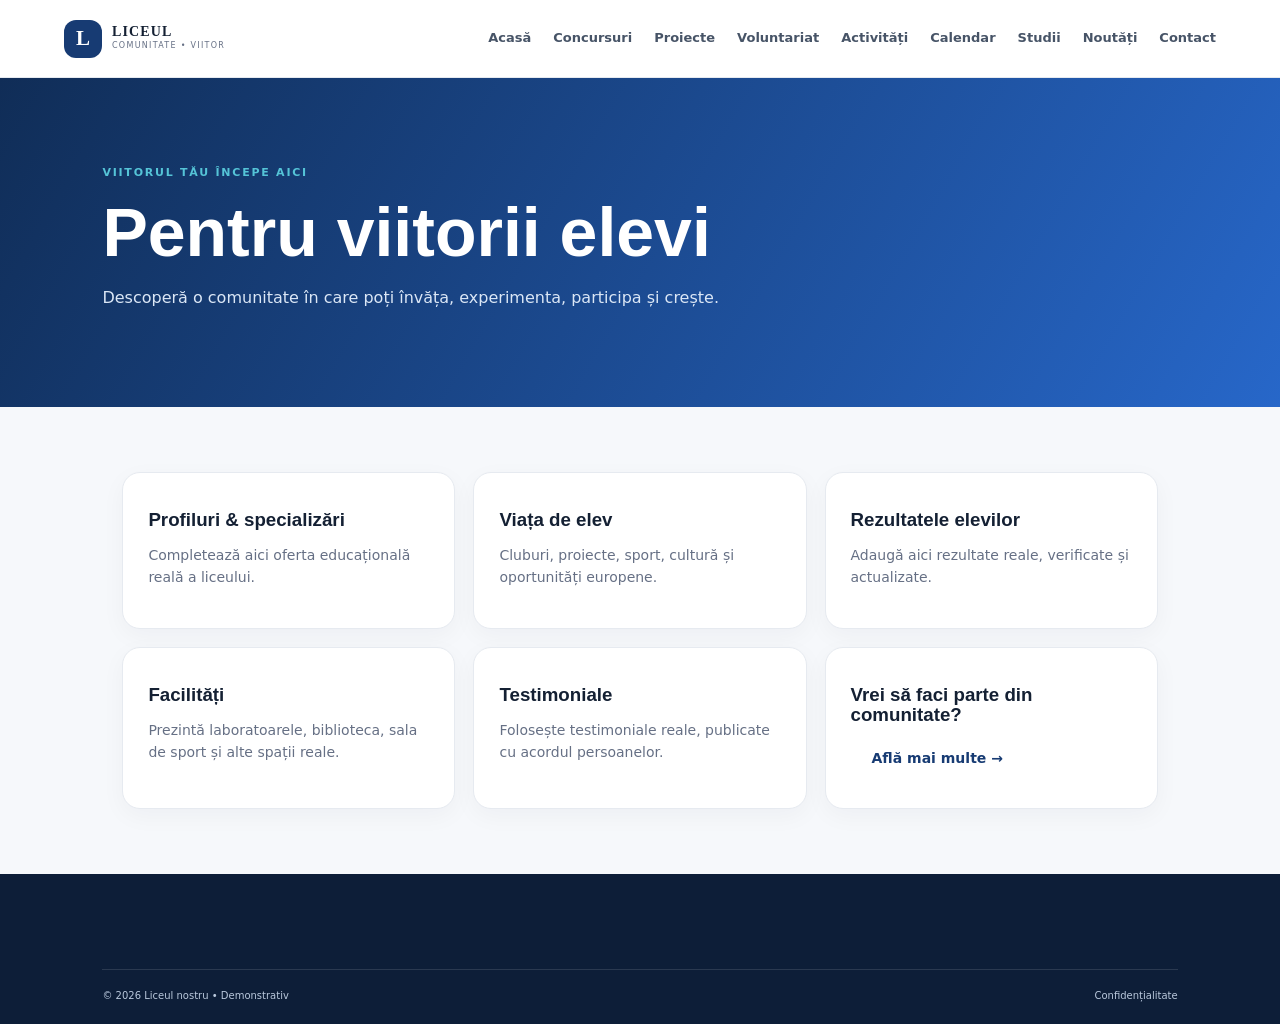
<file: viitori-elevi.html>
<!doctype html><html lang="ro"><head><meta charset="utf-8"><meta name="viewport" content="width=device-width,initial-scale=1"><title>Pentru viitorii elevi</title><link rel="stylesheet" href="assets/css/style.css"></head><body>
<header class="site-header"><a class="brand" href="index.html"><span class="brand-mark">L</span><span><strong>LICEUL</strong><small>COMUNITATE • VIITOR</small></span></a><button class="menu-toggle">☰</button><nav class="main-nav"><a href="index.html">Acasă</a><a href="concursuri.html">Concursuri</a><a href="proiecte.html">Proiecte</a><a href="voluntariat.html">Voluntariat</a><a href="activitati.html">Activități</a><a href="calendar.html">Calendar</a><a href="studii.html">Studii</a><a href="noutati.html">Noutăți</a><a href="contact.html">Contact</a></nav></header>
<section class="page-hero"><span class="eyebrow">VIITORUL TĂU ÎNCEPE AICI</span><h1>Pentru viitorii elevi</h1><p>Descoperă o comunitate în care poți învăța, experimenta, participa și crește.</p></section><main class="content"><div class="cards"><div class="card"><h3>Profiluri & specializări</h3><p>Completează aici oferta educațională reală a liceului.</p></div><div class="card"><h3>Viața de elev</h3><p>Cluburi, proiecte, sport, cultură și oportunități europene.</p></div><div class="card"><h3>Rezultatele elevilor</h3><p>Adaugă aici rezultate reale, verificate și actualizate.</p></div><div class="card"><h3>Facilități</h3><p>Prezintă laboratoarele, biblioteca, sala de sport și alte spații reale.</p></div><div class="card"><h3>Testimoniale</h3><p>Folosește testimoniale reale, publicate cu acordul persoanelor.</p></div><div class="card"><h3>Vrei să faci parte din comunitate?</h3><a class="btn btn-primary" href="contact.html">Află mai multe →</a></div></div></main><footer class="footer"><div class="footer-bottom"><span>© 2026 Liceul nostru • Demonstrativ</span><span><a href="legale.html">Confidențialitate</a></span></div></footer><script src="assets/js/app.js"></script></body></html>
</file>
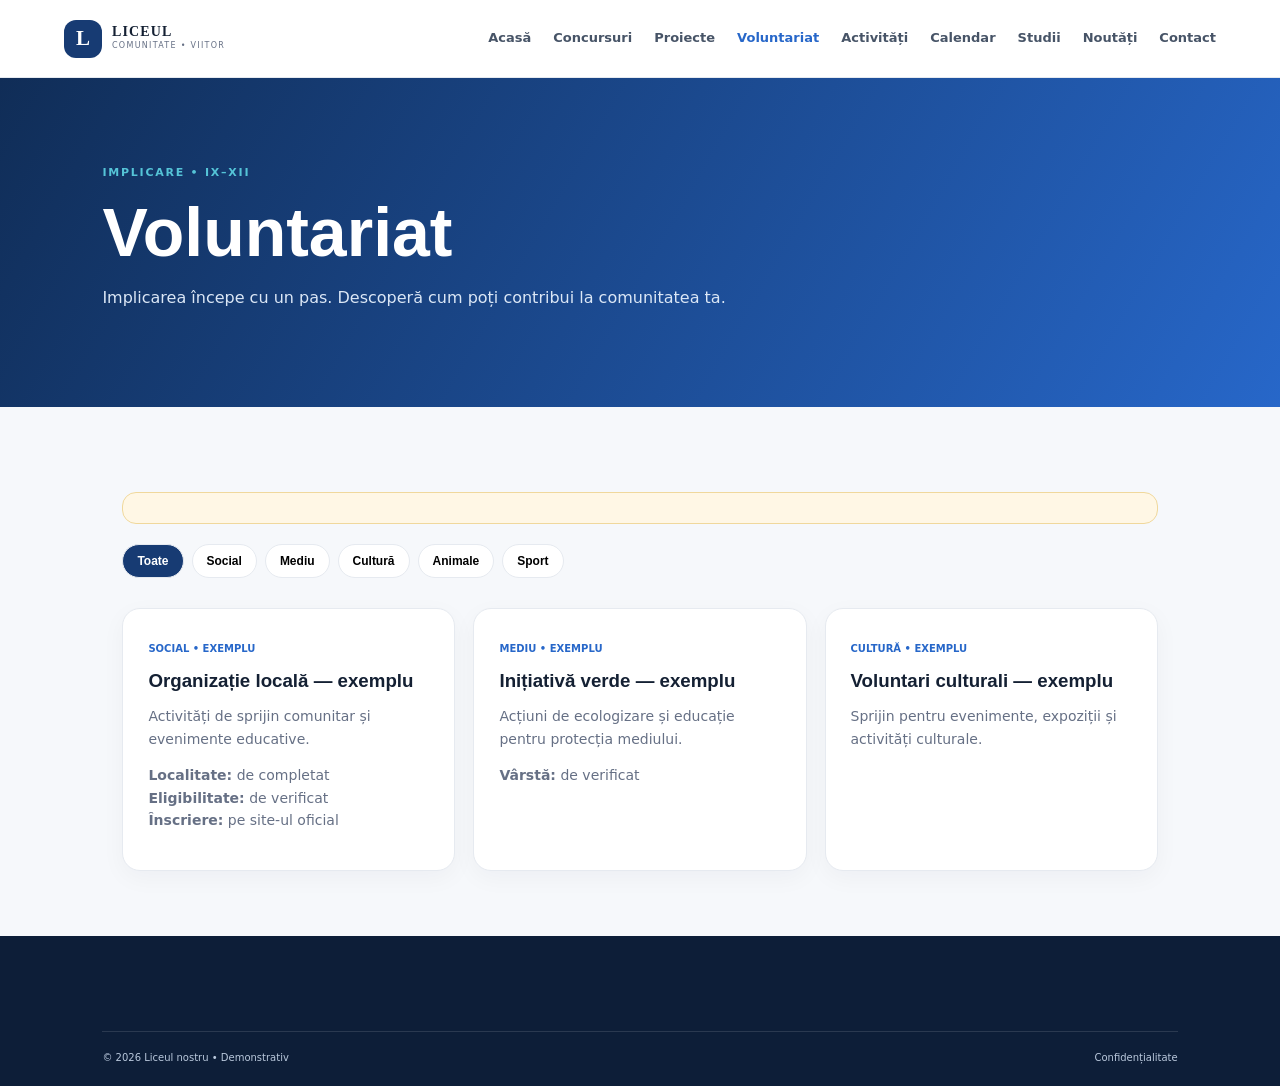
<file: voluntariat.html>
<!doctype html><html lang="ro"><head><meta charset="utf-8"><meta name="viewport" content="width=device-width,initial-scale=1"><title>Voluntariat — Liceul nostru</title><link rel="stylesheet" href="assets/css/style.css"></head><body>
<header class="site-header"><a class="brand" href="index.html"><span class="brand-mark">L</span><span><strong>LICEUL</strong><small>COMUNITATE • VIITOR</small></span></a><button class="menu-toggle">☰</button><nav class="main-nav"><a href="index.html">Acasă</a><a href="concursuri.html">Concursuri</a><a href="proiecte.html">Proiecte</a><a class="active" href="voluntariat.html">Voluntariat</a><a href="activitati.html">Activități</a><a href="calendar.html">Calendar</a><a href="studii.html">Studii</a><a href="noutati.html">Noutăți</a><a href="contact.html">Contact</a></nav></header>
<section class="page-hero"><span class="eyebrow">IMPLICARE • IX–XII</span><h1>Voluntariat</h1><p>Implicarea începe cu un pas. Descoperă cum poți contribui la comunitatea ta.</p></section>
<main class="content"><div class="demo"></div><div class="filters"><button class="filter active" data-filter="all">Toate</button><button class="filter" data-filter="social">Social</button><button class="filter" data-filter="mediu">Mediu</button><button class="filter" data-filter="cultura">Cultură</button><button class="filter" data-filter="animale">Animale</button><button class="filter" data-filter="sport">Sport</button></div><div class="cards">
<article class="card" data-category="social"><span class="tag">Social • exemplu</span><h3>Organizație locală — exemplu</h3><p>Activități de sprijin comunitar și evenimente educative.</p><p><b>Localitate:</b> de completat<br><b>Eligibilitate:</b> de verificat<br><b>Înscriere:</b> pe site-ul oficial</p></article>
<article class="card" data-category="mediu"><span class="tag">Mediu • exemplu</span><h3>Inițiativă verde — exemplu</h3><p>Acțiuni de ecologizare și educație pentru protecția mediului.</p><p><b>Vârstă:</b> de verificat</p></article>
<article class="card" data-category="cultura"><span class="tag">Cultură • exemplu</span><h3>Voluntari culturali — exemplu</h3><p>Sprijin pentru evenimente, expoziții și activități culturale.</p></article>
</div></main><footer class="footer"><div class="footer-bottom"><span>© 2026 Liceul nostru • Demonstrativ</span><span><a href="legale.html">Confidențialitate</a></span></div></footer><script src="assets/js/app.js"></script></body></html>
</file>
<file: assets/css/style.css>
:root{--navy:#173b73;--blue:#2767c9;--cyan:#55c4d7;--ink:#142033;--muted:#667085;--bg:#f6f8fb;--white:#fff;--line:#e6eaf0;--radius:22px;--shadow:0 18px 50px rgba(20,32,51,.10)}
*{box-sizing:border-box}html{scroll-behavior:smooth}body{margin:0;font-family:Inter,system-ui,sans-serif;color:var(--ink);background:var(--bg);line-height:1.6}a{color:inherit;text-decoration:none}.site-header{height:78px;background:rgba(255,255,255,.92);backdrop-filter:blur(16px);border-bottom:1px solid var(--line);display:flex;align-items:center;justify-content:space-between;padding:0 5%;position:sticky;top:0;z-index:20}.brand{display:flex;align-items:center;gap:10px}.brand-mark{width:38px;height:38px;border-radius:12px;background:var(--navy);color:#fff;display:grid;place-items:center;font:700 21px "Space Grotesk"}.brand strong{display:block;font:800 14px "Space Grotesk";letter-spacing:.08em}.brand small{display:block;font-size:8px;letter-spacing:.16em;color:var(--muted)}.main-nav{display:flex;gap:22px;align-items:center;font-size:13px;font-weight:600}.main-nav a{padding:9px 0;color:#475467}.main-nav a:hover,.main-nav .active{color:var(--blue)}.menu-toggle{display:none;border:0;background:none;font-size:25px}.hero{min-height:650px;background:linear-gradient(110deg,rgba(8,28,57,.96),rgba(23,59,115,.78)),url("https://images.unsplash.com/photo-1523050854058-8df90110c9f1?auto=format&fit=crop&w=1800&q=85") center/cover;display:flex;align-items:center;justify-content:space-between;padding:80px 9%;color:white;gap:60px}.hero-content{max-width:720px}.eyebrow{font-size:11px;font-weight:800;letter-spacing:.16em;color:var(--cyan)}h1,h2,h3{font-family:"Space Grotesk",Inter,sans-serif;line-height:1.08}h1{font-size:clamp(48px,7vw,86px);margin:20px 0}.hero h1 span{color:#78d7e2}.hero p{font-size:18px;max-width:650px;color:#e4edf8}.hero-actions{display:flex;gap:14px;margin-top:30px;flex-wrap:wrap}.btn{display:inline-flex;align-items:center;gap:12px;padding:14px 21px;border-radius:12px;font-weight:700;font-size:14px}.btn-primary{background:#fff;color:var(--navy)}.btn-primary:hover{transform:translateY(-2px)}.btn-ghost{border:1px solid rgba(255,255,255,.35);color:#fff}.hero-card{width:290px;background:rgba(255,255,255,.10);border:1px solid rgba(255,255,255,.2);backdrop-filter:blur(16px);border-radius:24px;padding:25px}.hero-card span{font-size:10px;color:#7bd8e3}.hero-card strong{display:block;margin-top:3px;font-size:13px}.hero-card p{font-size:12px;margin:3px 0 20px;color:#cbd8e9}.section{padding:95px 8%;max-width:1400px;margin:auto}.section-heading{max-width:720px;margin-bottom:42px}.section h2{font-size:clamp(34px,4vw,54px);margin:13px 0}.section-heading p{color:var(--muted)}.opportunity-grid{display:grid;grid-template-columns:repeat(5,1fr);gap:15px}.op-card{background:#fff;border:1px solid var(--line);border-radius:18px;padding:25px;transition:.25s;box-shadow:0 5px 20px rgba(20,32,51,.03)}.op-card:hover{transform:translateY(-7px);box-shadow:var(--shadow);border-color:#cbd9ec}.op-card span{font-size:30px}.op-card h3{font-size:20px;margin:22px 0 7px}.op-card p{font-size:13px;color:var(--muted);min-height:42px}.op-card b{font-size:12px;color:var(--blue)}.split{display:grid;grid-template-columns:1fr 1fr;gap:90px;align-items:center}.split>div:first-child{padding-right:20px}.split p{color:var(--muted);max-width:580px}.text-link{display:inline-block;color:var(--blue);font-weight:800;margin-top:14px}.feature-list{border-top:1px solid var(--line)}.feature-list div{display:grid;grid-template-columns:50px 1fr;gap:4px;padding:20px 0;border-bottom:1px solid var(--line)}.feature-list span{grid-row:span 2;font-size:11px;color:var(--blue);font-weight:800}.feature-list b{font-size:15px}.feature-list small{color:var(--muted)}.dark-section{max-width:none;background:var(--navy);color:white}.dark-section>.section-heading,.dark-section>.news-grid,.dark-section>.demo-note{max-width:1240px;margin-left:auto;margin-right:auto}.light p{color:#b9c8dc}.news-grid{display:grid;grid-template-columns:repeat(3,1fr);gap:18px}.news-card{border:1px solid rgba(255,255,255,.14);border-radius:18px;padding:28px;background:rgba(255,255,255,.05)}.news-card .date{font-size:10px;color:var(--cyan);font-weight:800;letter-spacing:.1em}.news-card h3{font-size:23px}.news-card p{color:#c3d0df;font-size:14px}.news-card a{font-weight:700;font-size:13px}.demo-note{font-size:11px;color:#91a7c2;margin-top:25px}.erasmus-banner{display:flex;justify-content:space-between;align-items:center;gap:40px}.erasmus-banner>div{max-width:750px}.erasmus-banner p{color:var(--muted)}.erasmus-banner .btn-primary{background:var(--navy);color:#fff}.footer{background:#0d1e38;color:#b9c8dc;padding:55px 8% 20px}.footer-top{display:grid;grid-template-columns:2fr 1fr 1fr 1fr;gap:45px;max-width:1240px;margin:auto}.footer .brand strong{color:#fff}.footer h4{color:#fff;margin-top:0}.footer-top a,.footer-top p{font-size:12px;display:block;margin:8px 0}.footer-bottom{border-top:1px solid rgba(255,255,255,.12);max-width:1240px;margin:40px auto 0;padding-top:18px;display:flex;justify-content:space-between;font-size:10px}.inverse .brand-mark{background:#fff;color:var(--navy)}
.page-hero{padding:80px 8%;background:linear-gradient(120deg,#102d57,#2767c9);color:#fff}.page-hero h1{font-size:clamp(42px,6vw,68px);margin:12px 0}.page-hero p{max-width:720px;color:#dbe7f6}.content{max-width:1240px;margin:auto;padding:65px 8%}.cards{display:grid;grid-template-columns:repeat(3,1fr);gap:18px}.card{background:#fff;border:1px solid var(--line);border-radius:18px;padding:25px;box-shadow:0 7px 24px rgba(20,32,51,.04)}.card .tag{font-size:10px;color:var(--blue);font-weight:800;text-transform:uppercase}.card h3{margin:12px 0 8px}.card p{font-size:14px;color:var(--muted)}.filters{display:flex;gap:8px;flex-wrap:wrap;margin-bottom:30px}.filter{border:1px solid var(--line);background:#fff;border-radius:999px;padding:9px 14px;font-size:12px;font-weight:700;cursor:pointer}.filter.active{background:var(--navy);color:#fff}.search{width:100%;max-width:450px;padding:13px 16px;border:1px solid var(--line);border-radius:12px;margin-bottom:20px}.demo{background:#fff7e5;border:1px solid #f0d89c;border-radius:14px;padding:15px;font-size:12px;color:#765d1b;margin:20px 0}.toolbox{background:#fff;border:1px solid var(--line);border-radius:20px;padding:25px;box-shadow:var(--shadow);max-width:760px}.toolbox select{padding:12px;border:1px solid var(--line);border-radius:10px;margin:10px 0;width:100%;font:inherit}.result{background:#f0f6ff;border-radius:15px;padding:18px;margin-top:12px}.calendar{display:grid;grid-template-columns:repeat(7,1fr);gap:8px}.cal-head{font-weight:800;font-size:11px;color:var(--muted);padding:8px}.day{min-height:100px;background:#fff;border:1px solid var(--line);border-radius:12px;padding:10px;font-size:12px}.day b{display:block}.event{margin-top:7px;background:#eaf4ff;border-left:3px solid var(--blue);padding:5px;font-size:10px}.gallery{display:grid;grid-template-columns:repeat(4,1fr);gap:12px}.gallery div{aspect-ratio:1/1;border-radius:16px;background-size:cover;background-position:center;cursor:pointer}.contact-grid{display:grid;grid-template-columns:1fr 1fr;gap:20px}.contact-box{background:#fff;border:1px solid var(--line);border-radius:18px;padding:25px}.contact-box input,.contact-box textarea{width:100%;padding:12px;margin:7px 0;border:1px solid var(--line);border-radius:10px;font:inherit}.contact-box textarea{min-height:130px}.modal{display:none;position:fixed;inset:0;background:rgba(0,0,0,.8);z-index:50;align-items:center;justify-content:center;padding:25px}.modal.open{display:flex}.modal img{max-width:90vw;max-height:85vh;border-radius:12px}
@media(max-width:1050px){.main-nav{gap:13px}.opportunity-grid{grid-template-columns:repeat(3,1fr)}.hero-card{display:none}.footer-top{grid-template-columns:1fr 1fr}.cards{grid-template-columns:repeat(2,1fr)}}
@media(max-width:760px){.site-header{padding:0 5%}.menu-toggle{display:block}.main-nav{display:none;position:absolute;left:0;right:0;top:78px;background:#fff;padding:20px 7%;flex-direction:column;align-items:flex-start;border-bottom:1px solid var(--line)}.main-nav.open{display:flex}.hero{padding:65px 7%;min-height:600px}.section,.content{padding:65px 6%}.opportunity-grid,.news-grid,.cards,.split,.contact-grid{grid-template-columns:1fr}.opportunity-grid{gap:10px}.op-card{display:block}.gallery{grid-template-columns:repeat(2,1fr)}.footer-top{grid-template-columns:1fr}.footer-bottom{flex-direction:column;gap:10px}.calendar{overflow:auto;grid-template-columns:repeat(7,minmax(95px,1fr));min-width:680px}.erasmus-banner{display:block}}
</file>
